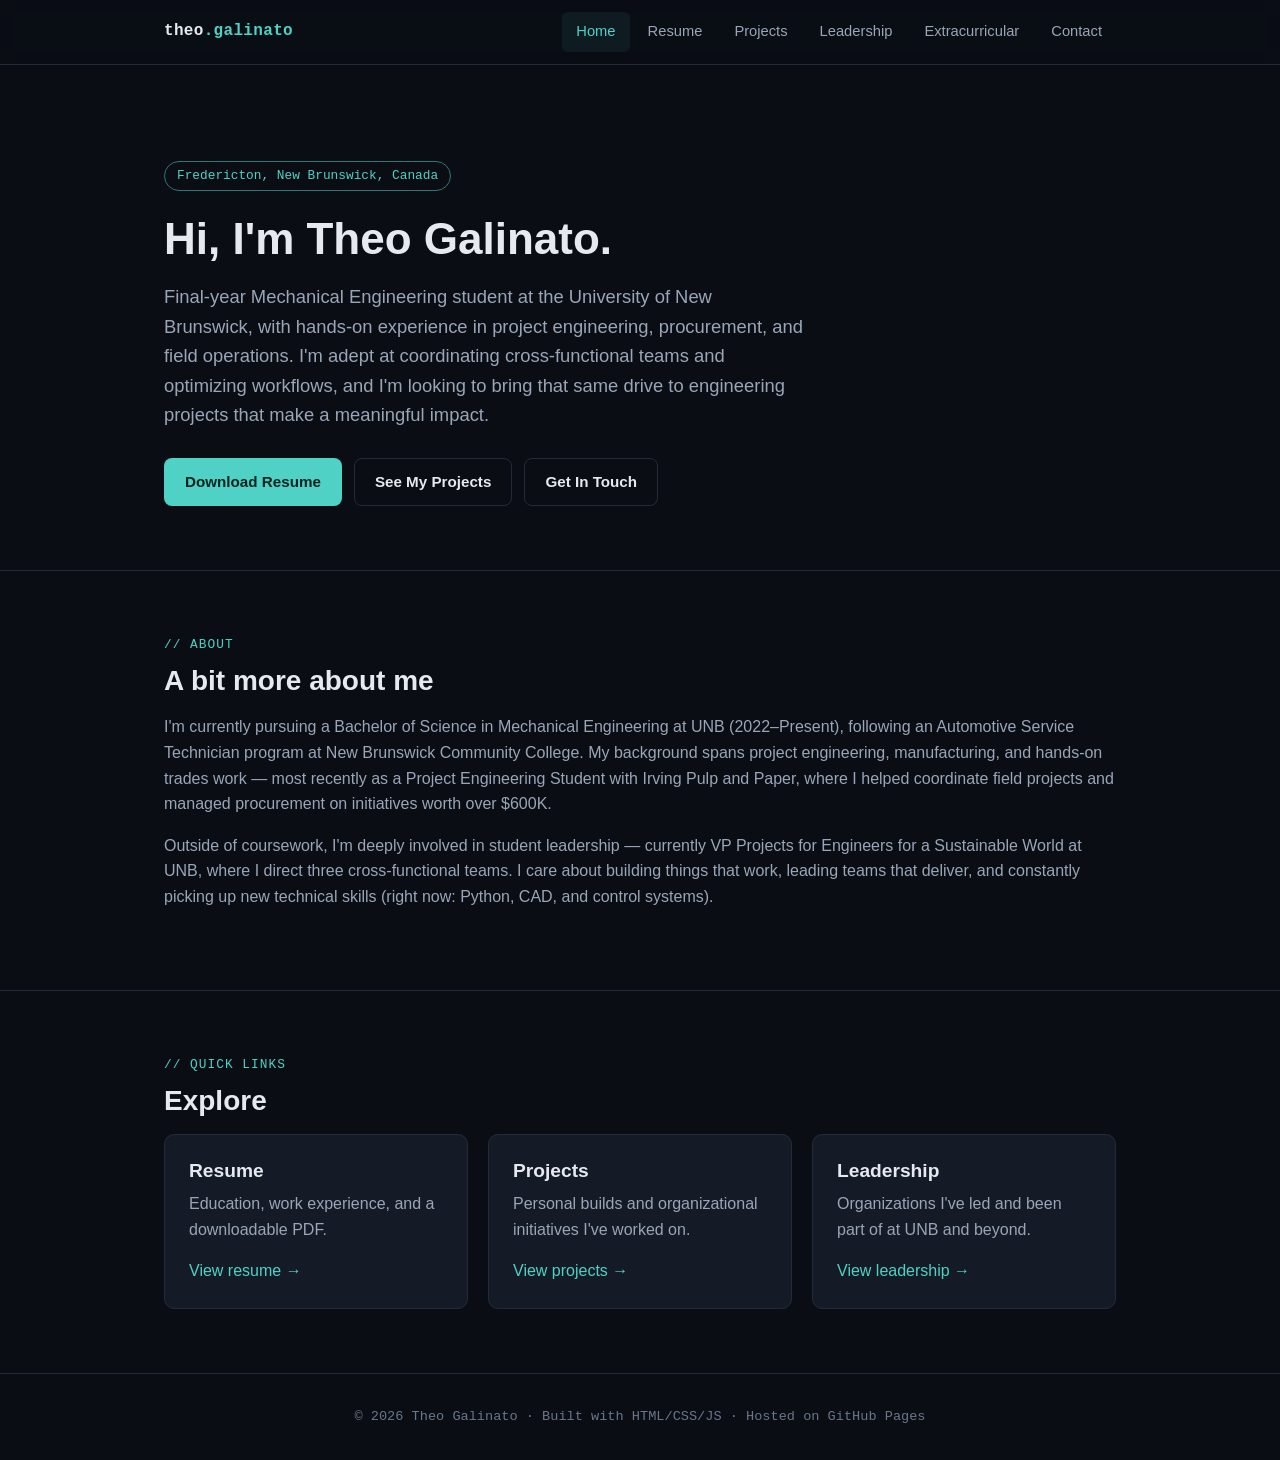
<file: index.html>
<!DOCTYPE html>
<html lang="en">
<head>
  <meta charset="UTF-8">
  <meta name="viewport" content="width=device-width, initial-scale=1.0">
  <title>Theo Galinato — Mechanical Engineering Student</title>
  <meta name="description" content="Portfolio of Theo Galinato, Mechanical Engineering student at UNB — projects, resume, and leadership experience.">
  <link rel="stylesheet" href="css/style.css">
</head>
<body>

  <header class="site-header">
    <nav class="nav">
      <a href="index.html" class="nav-logo">theo<span>.galinato</span></a>
      <button class="nav-toggle" aria-label="Toggle navigation">☰</button>
      <ul class="nav-links">
        <li><a href="index.html">Home</a></li>
        <li><a href="resume.html">Resume</a></li>
        <li><a href="projects.html">Projects</a></li>
        <li><a href="leadership.html">Leadership</a></li>
        <li><a href="outside.html">Extracurricular</a></li>
        <li><a href="contact.html">Contact</a></li>
      </ul>
    </nav>
  </header>

  <main>
    <section class="hero">
      <div class="container">
        <span class="hero-tag">Fredericton, New Brunswick, Canada</span>
        <h1>Hi, I'm Theo Galinato.</h1>
        <p class="lead">
          Final-year Mechanical Engineering student at the University of New Brunswick, with hands-on
          experience in project engineering, procurement, and field operations. I'm adept at coordinating
          cross-functional teams and optimizing workflows, and I'm looking to bring that same drive to
          engineering projects that make a meaningful impact.
        </p>
        <div class="button-row">
          <a href="assets/Resume_Galinato_Theo.pdf" class="btn btn-primary" target="_blank" rel="noopener">Download Resume</a>
          <a href="projects.html" class="btn btn-outline">See My Projects</a>
          <a href="contact.html" class="btn btn-outline">Get In Touch</a>
        </div>
      </div>
    </section>

    <section>
      <div class="container">
        <div class="section-label">// about</div>
        <h2>A bit more about me</h2>
        <p>
          I'm currently pursuing a Bachelor of Science in Mechanical Engineering at UNB (2022–Present),
          following an Automotive Service Technician program at New Brunswick Community College. My
          background spans project engineering, manufacturing, and hands-on trades work — most recently
          as a Project Engineering Student with Irving Pulp and Paper, where I helped coordinate field
          projects and managed procurement on initiatives worth over $600K.
        </p>
        <p>
          Outside of coursework, I'm deeply involved in student leadership — currently VP Projects for
          Engineers for a Sustainable World at UNB, where I direct three cross-functional teams. I care
          about building things that work, leading teams that deliver, and constantly picking up new
          technical skills (right now: Python, CAD, and control systems).
        </p>
      </div>
    </section>

    <section>
      <div class="container">
        <div class="section-label">// quick links</div>
        <h2>Explore</h2>
        <div class="grid grid-3">
          <div class="card">
            <h3>Resume</h3>
            <p>Education, work experience, and a downloadable PDF.</p>
            <a href="resume.html">View resume →</a>
          </div>
          <div class="card">
            <h3>Projects</h3>
            <p>Personal builds and organizational initiatives I've worked on.</p>
            <a href="projects.html">View projects →</a>
          </div>
          <div class="card">
            <h3>Leadership</h3>
            <p>Organizations I've led and been part of at UNB and beyond.</p>
            <a href="leadership.html">View leadership →</a>
          </div>
        </div>
      </div>
    </section>
  </main>

  <footer class="site-footer">
    <div class="container">
      © 2026 Theo Galinato · Built with HTML/CSS/JS · Hosted on GitHub Pages
    </div>
  </footer>

  <script src="js/script.js"></script>
</body>
</html>
</file>
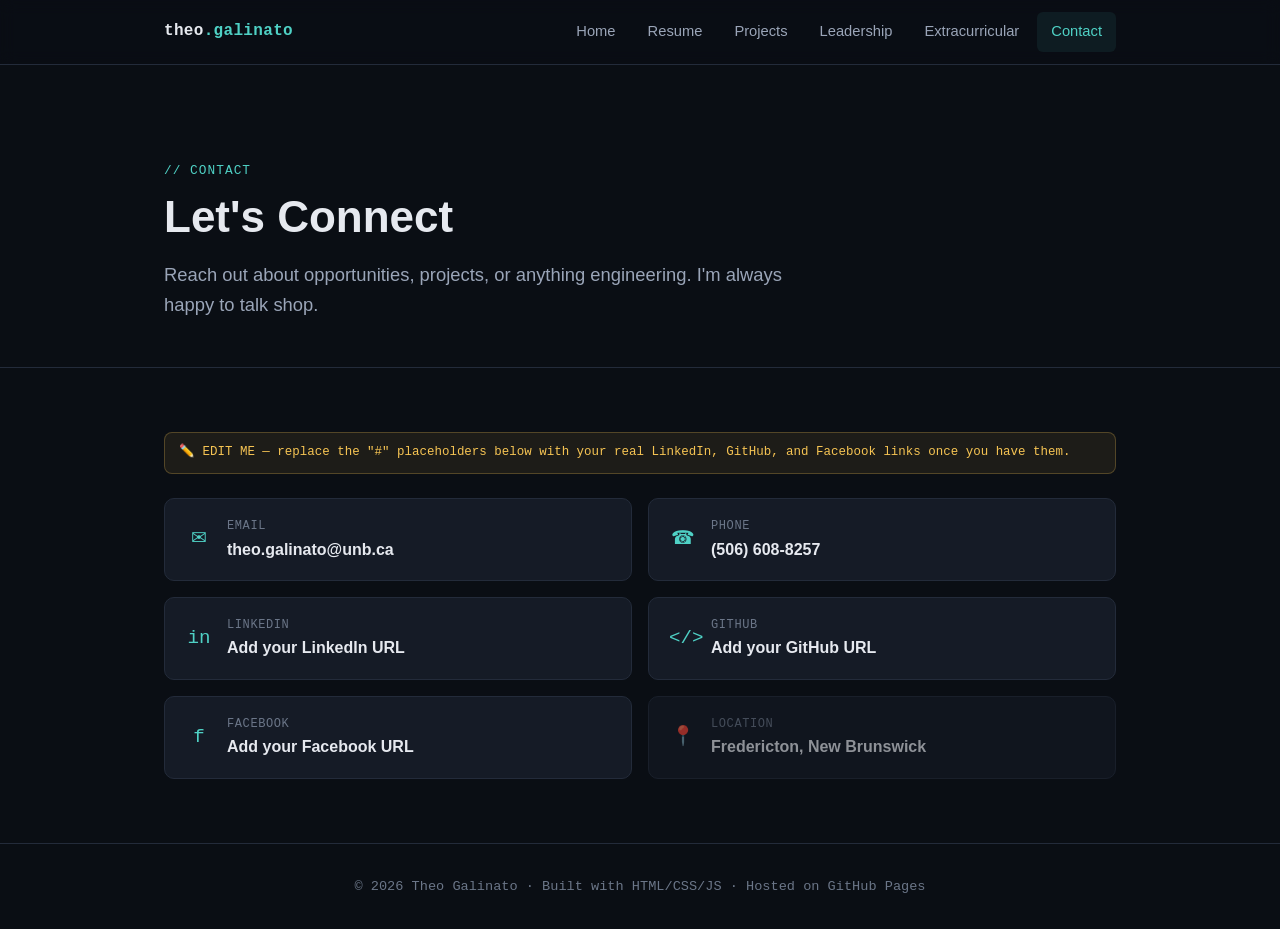
<file: contact.html>
<!DOCTYPE html>
<html lang="en">
<head>
  <meta charset="UTF-8">
  <meta name="viewport" content="width=device-width, initial-scale=1.0">
  <title>Contact — Theo Galinato</title>
  <link rel="stylesheet" href="css/style.css">
</head>
<body>

  <header class="site-header">
    <nav class="nav">
      <a href="index.html" class="nav-logo">theo<span>.galinato</span></a>
      <button class="nav-toggle" aria-label="Toggle navigation">☰</button>
      <ul class="nav-links">
        <li><a href="index.html">Home</a></li>
        <li><a href="resume.html">Resume</a></li>
        <li><a href="projects.html">Projects</a></li>
        <li><a href="leadership.html">Leadership</a></li>
        <li><a href="outside.html">Extracurricular</a></li>
        <li><a href="contact.html">Contact</a></li>
      </ul>
    </nav>
  </header>

  <main>
    <section class="hero" style="padding-bottom: 32px;">
      <div class="container">
        <div class="section-label">// contact</div>
        <h1>Let's Connect</h1>
        <p class="lead">
          Reach out about opportunities, projects, or anything engineering. I'm always happy to talk shop.
        </p>
      </div>
    </section>

    <section>
      <div class="container">
        <div class="edit-note">
          ✏️ EDIT ME — replace the "#" placeholders below with your real LinkedIn, GitHub, and
          Facebook links once you have them.
        </div>

        <div class="contact-grid">
          <a href="mailto:theo.galinato@unb.ca" class="contact-card">
            <span class="contact-icon">✉</span>
            <span>
              <div class="contact-meta">Email</div>
              <div class="contact-value">theo.galinato@unb.ca</div>
            </span>
          </a>

          <a href="tel:+15066088257" class="contact-card">
            <span class="contact-icon">☎</span>
            <span>
              <div class="contact-meta">Phone</div>
              <div class="contact-value">(506) 608-8257</div>
            </span>
          </a>

          <a href="#" class="contact-card" target="_blank" rel="noopener">
            <span class="contact-icon">in</span>
            <span>
              <div class="contact-meta">LinkedIn</div>
              <div class="contact-value">Add your LinkedIn URL</div>
            </span>
          </a>

          <a href="#" class="contact-card" target="_blank" rel="noopener">
            <span class="contact-icon">&lt;/&gt;</span>
            <span>
              <div class="contact-meta">GitHub</div>
              <div class="contact-value">Add your GitHub URL</div>
            </span>
          </a>

          <a href="#" class="contact-card" target="_blank" rel="noopener">
            <span class="contact-icon">f</span>
            <span>
              <div class="contact-meta">Facebook</div>
              <div class="contact-value">Add your Facebook URL</div>
            </span>
          </a>

          <span class="contact-card" style="opacity: 0.6;">
            <span class="contact-icon">📍</span>
            <span>
              <div class="contact-meta">Location</div>
              <div class="contact-value">Fredericton, New Brunswick</div>
            </span>
          </span>
        </div>
      </div>
    </section>
  </main>

  <footer class="site-footer">
    <div class="container">
      © 2026 Theo Galinato · Built with HTML/CSS/JS · Hosted on GitHub Pages
    </div>
  </footer>

  <script src="js/script.js"></script>
</body>
</html>
</file>
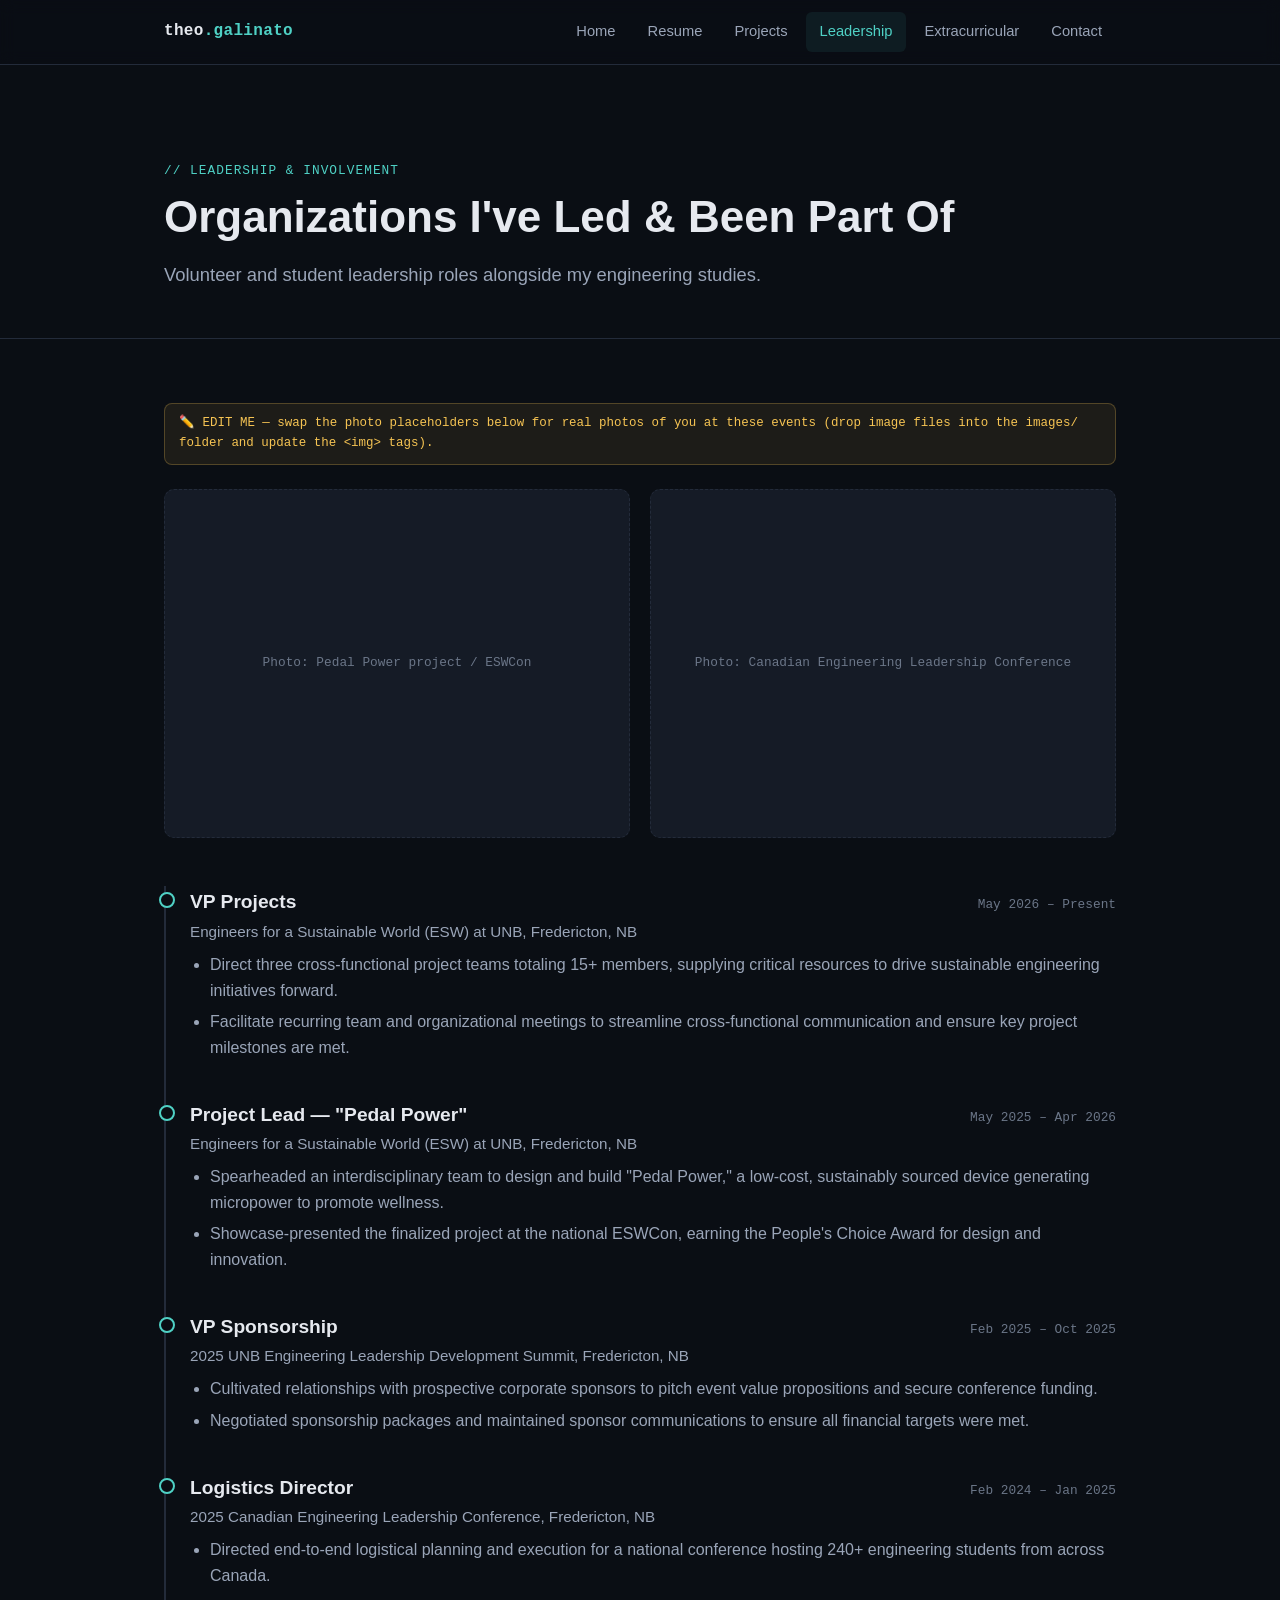
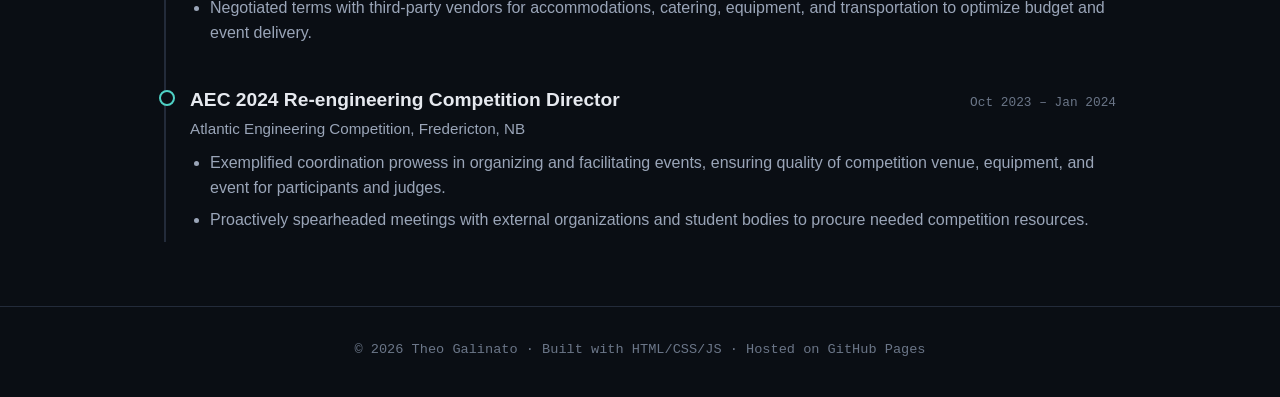
<file: leadership.html>
<!DOCTYPE html>
<html lang="en">
<head>
  <meta charset="UTF-8">
  <meta name="viewport" content="width=device-width, initial-scale=1.0">
  <title>Leadership — Theo Galinato</title>
  <link rel="stylesheet" href="css/style.css">
</head>
<body>

  <header class="site-header">
    <nav class="nav">
      <a href="index.html" class="nav-logo">theo<span>.galinato</span></a>
      <button class="nav-toggle" aria-label="Toggle navigation">☰</button>
      <ul class="nav-links">
        <li><a href="index.html">Home</a></li>
        <li><a href="resume.html">Resume</a></li>
        <li><a href="projects.html">Projects</a></li>
        <li><a href="leadership.html">Leadership</a></li>
        <li><a href="outside.html">Extracurricular</a></li>
        <li><a href="contact.html">Contact</a></li>
      </ul>
    </nav>
  </header>

  <main>
    <section class="hero" style="padding-bottom: 32px;">
      <div class="container">
        <div class="section-label">// leadership &amp; involvement</div>
        <h1>Organizations I've Led &amp; Been Part Of</h1>
        <p class="lead">
          Volunteer and student leadership roles alongside my engineering studies.
        </p>
      </div>
    </section>

    <section>
      <div class="container">
        <div class="edit-note">
          ✏️ EDIT ME — swap the photo placeholders below for real photos of you at these events (drop
          image files into the <code>images/</code> folder and update the <code>&lt;img&gt;</code> tags).
        </div>

        <div class="grid grid-2" style="margin-bottom: 48px;">
          <div class="photo-placeholder">Photo: Pedal Power project / ESWCon</div>
          <div class="photo-placeholder">Photo: Canadian Engineering Leadership Conference</div>
        </div>

        <div class="timeline-item">
          <div class="timeline-header">
            <h3>VP Projects</h3>
            <span class="timeline-date">May 2026 – Present</span>
          </div>
          <div class="timeline-org">Engineers for a Sustainable World (ESW) at UNB, Fredericton, NB</div>
          <ul>
            <li>Direct three cross-functional project teams totaling 15+ members, supplying critical resources to drive sustainable engineering initiatives forward.</li>
            <li>Facilitate recurring team and organizational meetings to streamline cross-functional communication and ensure key project milestones are met.</li>
          </ul>
        </div>

        <div class="timeline-item">
          <div class="timeline-header">
            <h3>Project Lead — "Pedal Power"</h3>
            <span class="timeline-date">May 2025 – Apr 2026</span>
          </div>
          <div class="timeline-org">Engineers for a Sustainable World (ESW) at UNB, Fredericton, NB</div>
          <ul>
            <li>Spearheaded an interdisciplinary team to design and build "Pedal Power," a low-cost, sustainably sourced device generating micropower to promote wellness.</li>
            <li>Showcase-presented the finalized project at the national ESWCon, earning the People's Choice Award for design and innovation.</li>
          </ul>
        </div>

        <div class="timeline-item">
          <div class="timeline-header">
            <h3>VP Sponsorship</h3>
            <span class="timeline-date">Feb 2025 – Oct 2025</span>
          </div>
          <div class="timeline-org">2025 UNB Engineering Leadership Development Summit, Fredericton, NB</div>
          <ul>
            <li>Cultivated relationships with prospective corporate sponsors to pitch event value propositions and secure conference funding.</li>
            <li>Negotiated sponsorship packages and maintained sponsor communications to ensure all financial targets were met.</li>
          </ul>
        </div>

        <div class="timeline-item">
          <div class="timeline-header">
            <h3>Logistics Director</h3>
            <span class="timeline-date">Feb 2024 – Jan 2025</span>
          </div>
          <div class="timeline-org">2025 Canadian Engineering Leadership Conference, Fredericton, NB</div>
          <ul>
            <li>Directed end-to-end logistical planning and execution for a national conference hosting 240+ engineering students from across Canada.</li>
            <li>Negotiated terms with third-party vendors for accommodations, catering, equipment, and transportation to optimize budget and event delivery.</li>
          </ul>
        </div>

        <div class="timeline-item">
          <div class="timeline-header">
            <h3>AEC 2024 Re-engineering Competition Director</h3>
            <span class="timeline-date">Oct 2023 – Jan 2024</span>
          </div>
          <div class="timeline-org">Atlantic Engineering Competition, Fredericton, NB</div>
          <ul>
            <li>Exemplified coordination prowess in organizing and facilitating events, ensuring quality of competition venue, equipment, and event for participants and judges.</li>
            <li>Proactively spearheaded meetings with external organizations and student bodies to procure needed competition resources.</li>
          </ul>
        </div>
      </div>
    </section>
  </main>

  <footer class="site-footer">
    <div class="container">
      © 2026 Theo Galinato · Built with HTML/CSS/JS · Hosted on GitHub Pages
    </div>
  </footer>

  <script src="js/script.js"></script>
</body>
</html>
</file>
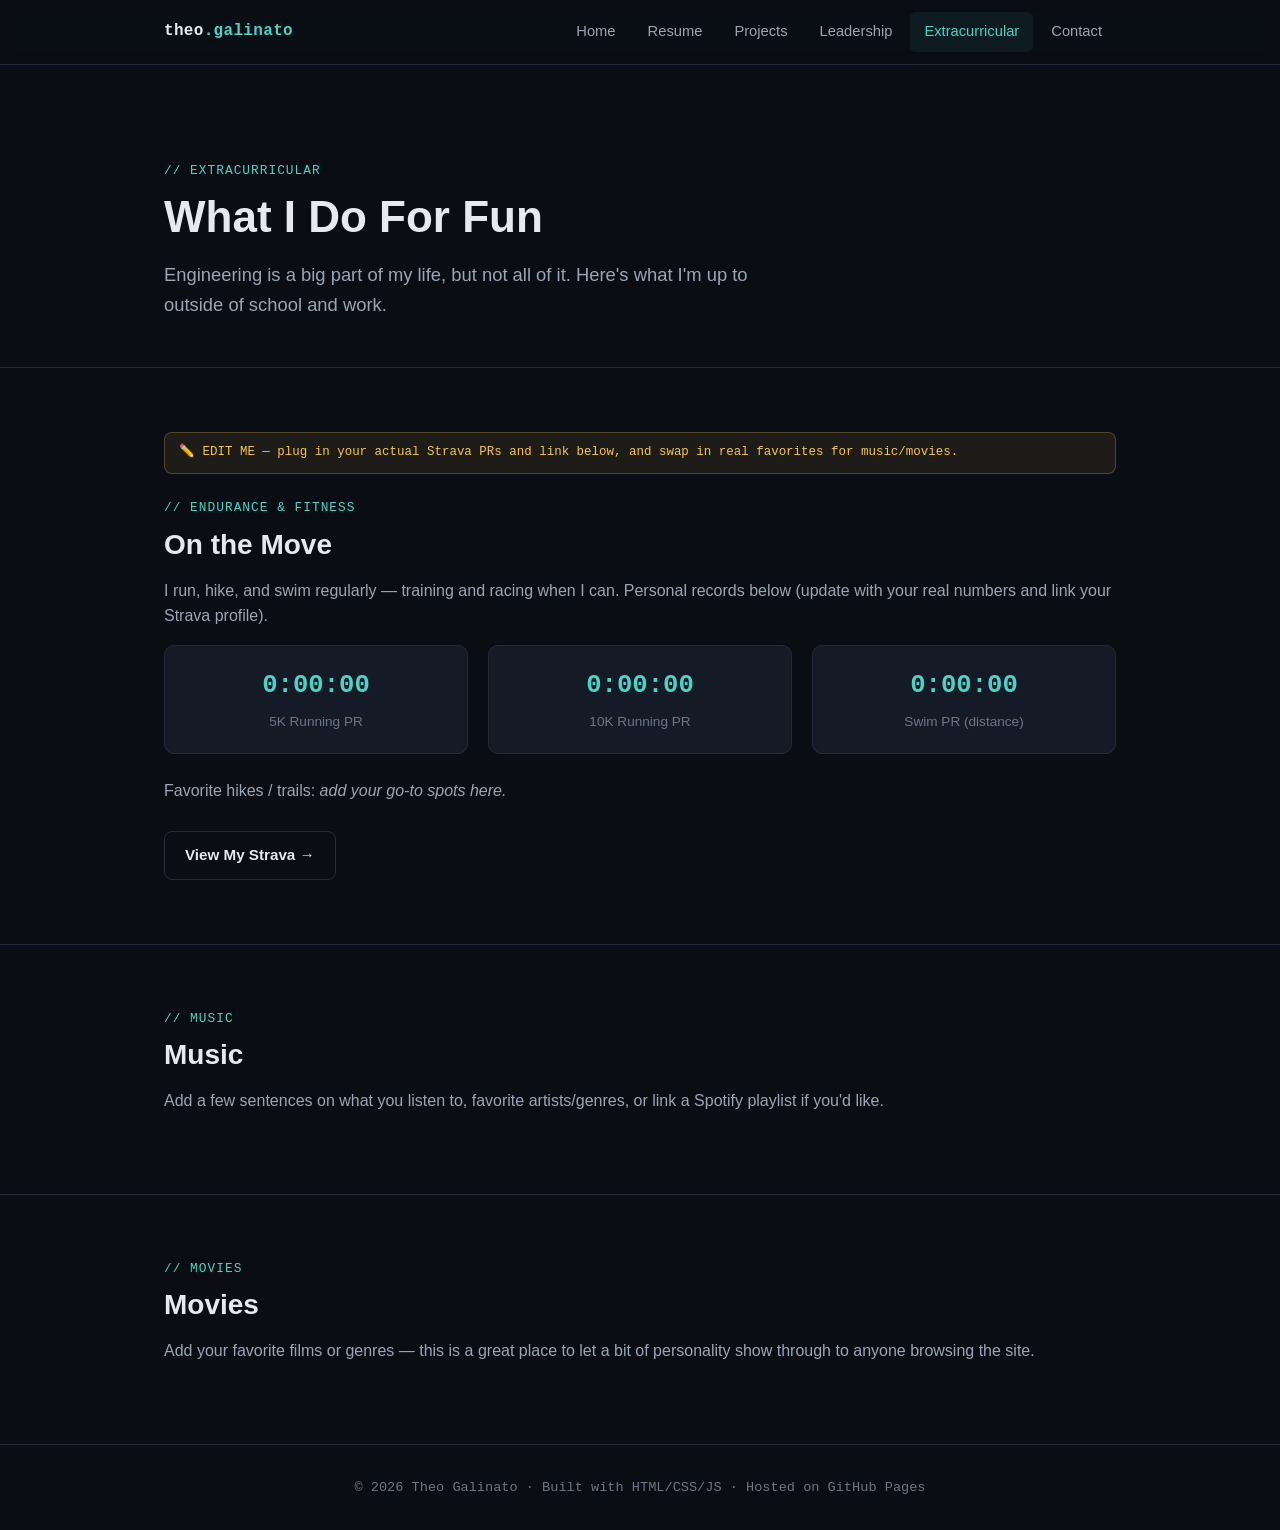
<file: outside.html>
<!DOCTYPE html>
<html lang="en">
<head>
  <meta charset="UTF-8">
  <meta name="viewport" content="width=device-width, initial-scale=1.0">
  <title>Extracurricular — Theo Galinato</title>
  <link rel="stylesheet" href="css/style.css">
</head>
<body>

  <header class="site-header">
    <nav class="nav">
      <a href="index.html" class="nav-logo">theo<span>.galinato</span></a>
      <button class="nav-toggle" aria-label="Toggle navigation">☰</button>
      <ul class="nav-links">
        <li><a href="index.html">Home</a></li>
        <li><a href="resume.html">Resume</a></li>
        <li><a href="projects.html">Projects</a></li>
        <li><a href="leadership.html">Leadership</a></li>
        <li><a href="outside.html">Extracurricular</a></li>
        <li><a href="contact.html">Contact</a></li>
      </ul>
    </nav>
  </header>

  <main>
    <section class="hero" style="padding-bottom: 32px;">
      <div class="container">
        <div class="section-label">// extracurricular</div>
        <h1>What I Do For Fun</h1>
        <p class="lead">
          Engineering is a big part of my life, but not all of it. Here's what I'm up to outside
          of school and work.
        </p>
      </div>
    </section>

    <section>
      <div class="container">
        <div class="edit-note">
          ✏️ EDIT ME — plug in your actual Strava PRs and link below, and swap in real favorites
          for music/movies.
        </div>

        <div class="section-label">// endurance &amp; fitness</div>
        <h2>On the Move</h2>
        <p>
          I run, hike, and swim regularly — training and racing when I can. Personal records below
          (update with your real numbers and link your Strava profile).
        </p>
        <div class="grid grid-3" style="margin-bottom: 24px;">
          <div class="stat-tile">
            <div class="stat-value">0:00:00</div>
            <div class="stat-label">5K Running PR</div>
          </div>
          <div class="stat-tile">
            <div class="stat-value">0:00:00</div>
            <div class="stat-label">10K Running PR</div>
          </div>
          <div class="stat-tile">
            <div class="stat-value">0:00:00</div>
            <div class="stat-label">Swim PR (distance)</div>
          </div>
        </div>
        <p>
          Favorite hikes / trails: <em>add your go-to spots here.</em>
        </p>
        <div class="button-row">
          <a href="#" class="btn btn-outline" target="_blank" rel="noopener">View My Strava →</a>
        </div>
      </div>
    </section>

    <section>
      <div class="container">
        <div class="section-label">// music</div>
        <h2>Music</h2>
        <p>
          Add a few sentences on what you listen to, favorite artists/genres, or link a Spotify
          playlist if you'd like.
        </p>
      </div>
    </section>

    <section>
      <div class="container">
        <div class="section-label">// movies</div>
        <h2>Movies</h2>
        <p>
          Add your favorite films or genres — this is a great place to let a bit of personality
          show through to anyone browsing the site.
        </p>
      </div>
    </section>
  </main>

  <footer class="site-footer">
    <div class="container">
      © 2026 Theo Galinato · Built with HTML/CSS/JS · Hosted on GitHub Pages
    </div>
  </footer>

  <script src="js/script.js"></script>
</body>
</html>
</file>
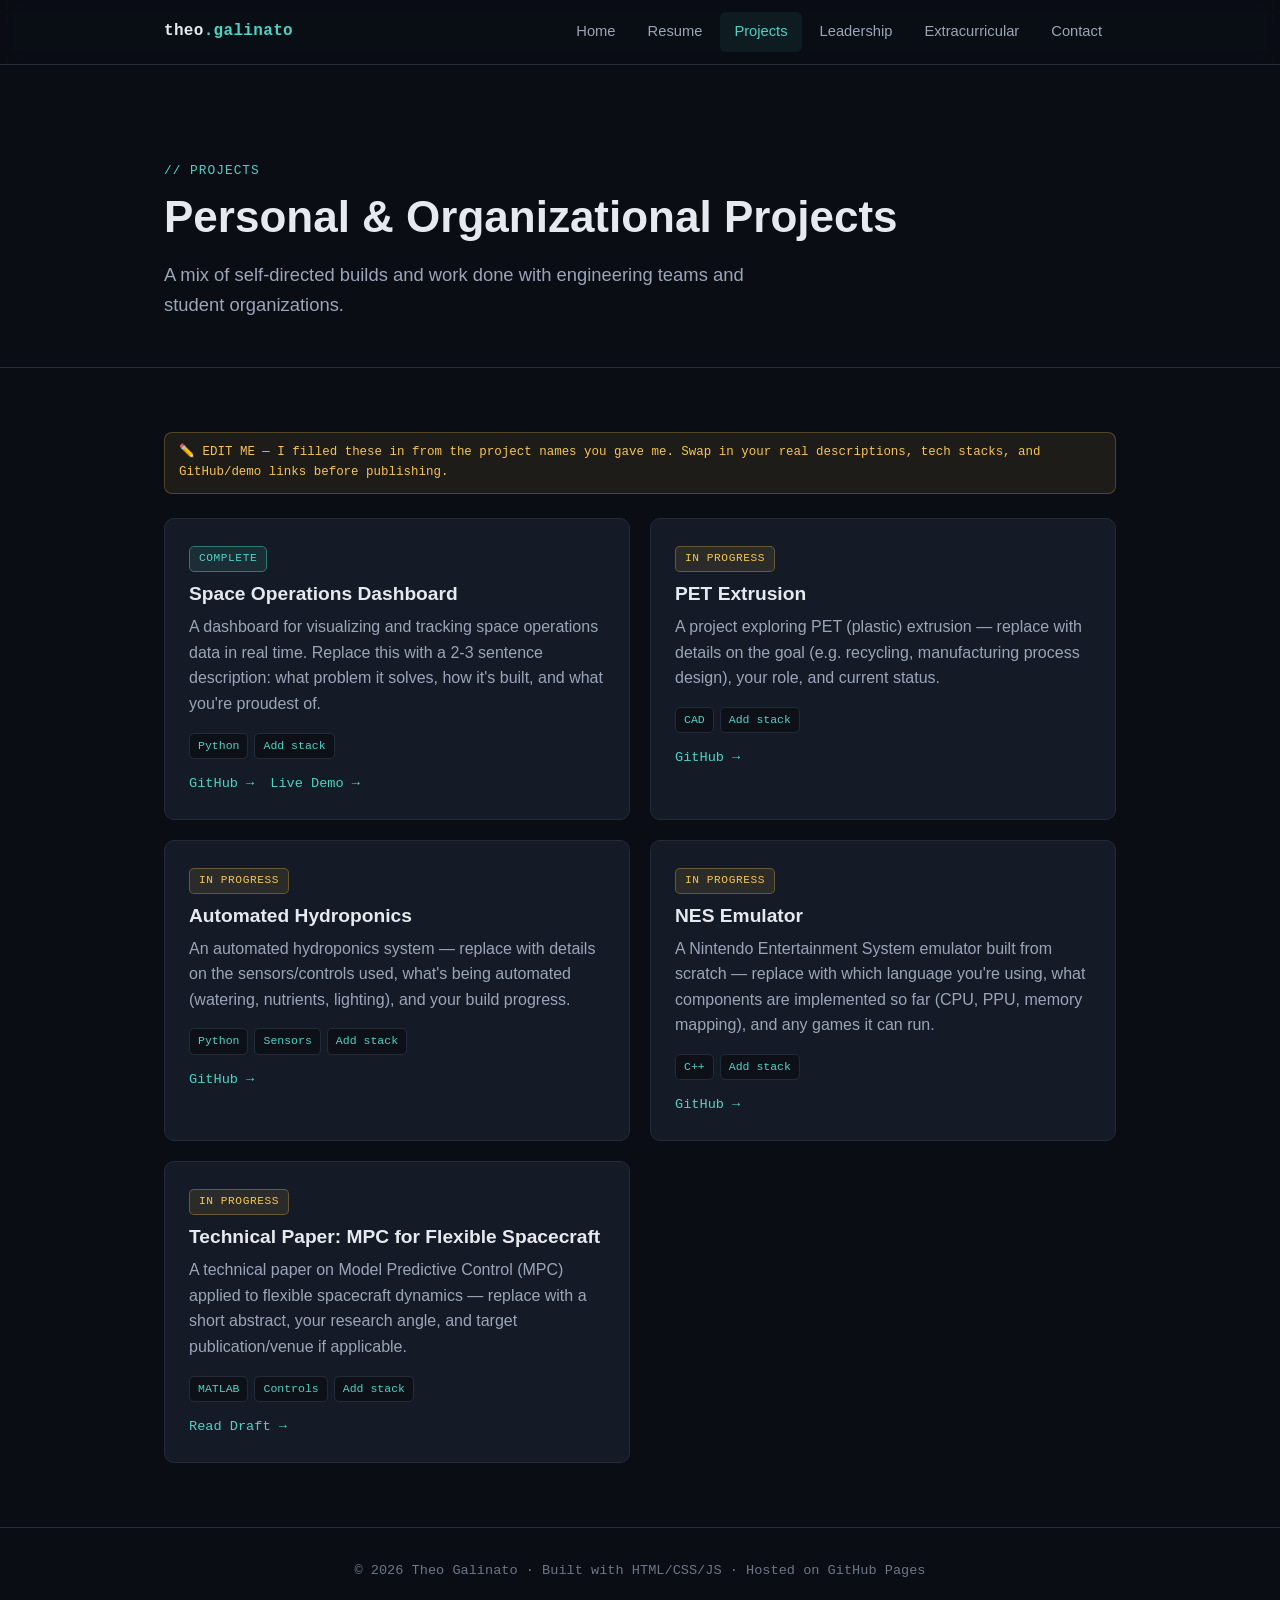
<file: projects.html>
<!DOCTYPE html>
<html lang="en">
<head>
  <meta charset="UTF-8">
  <meta name="viewport" content="width=device-width, initial-scale=1.0">
  <title>Projects — Theo Galinato</title>
  <link rel="stylesheet" href="css/style.css">
</head>
<body>

  <header class="site-header">
    <nav class="nav">
      <a href="index.html" class="nav-logo">theo<span>.galinato</span></a>
      <button class="nav-toggle" aria-label="Toggle navigation">☰</button>
      <ul class="nav-links">
        <li><a href="index.html">Home</a></li>
        <li><a href="resume.html">Resume</a></li>
        <li><a href="projects.html">Projects</a></li>
        <li><a href="leadership.html">Leadership</a></li>
        <li><a href="outside.html">Extracurricular</a></li>
        <li><a href="contact.html">Contact</a></li>
      </ul>
    </nav>
  </header>

  <main>
    <section class="hero" style="padding-bottom: 32px;">
      <div class="container">
        <div class="section-label">// projects</div>
        <h1>Personal &amp; Organizational Projects</h1>
        <p class="lead">
          A mix of self-directed builds and work done with engineering teams and student organizations.
        </p>
      </div>
    </section>

    <section>
      <div class="container">
        <div class="edit-note">
          ✏️ EDIT ME — I filled these in from the project names you gave me. Swap in your real
          descriptions, tech stacks, and GitHub/demo links before publishing.
        </div>

        <div class="grid grid-2">

          <div class="card">
            <span class="status-badge status-complete">Complete</span>
            <h3>Space Operations Dashboard</h3>
            <p>
              A dashboard for visualizing and tracking space operations data in real time.
              Replace this with a 2-3 sentence description: what problem it solves, how it's built,
              and what you're proudest of.
            </p>
            <div class="tag-row">
              <span class="tag">Python</span>
              <span class="tag">Add stack</span>
            </div>
            <div class="card-links">
              <a href="#" target="_blank" rel="noopener">GitHub →</a>
              <a href="#" target="_blank" rel="noopener">Live Demo →</a>
            </div>
          </div>

          <div class="card">
            <span class="status-badge status-inprogress">In Progress</span>
            <h3>PET Extrusion</h3>
            <p>
              A project exploring PET (plastic) extrusion — replace with details on the goal
              (e.g. recycling, manufacturing process design), your role, and current status.
            </p>
            <div class="tag-row">
              <span class="tag">CAD</span>
              <span class="tag">Add stack</span>
            </div>
            <div class="card-links">
              <a href="#" target="_blank" rel="noopener">GitHub →</a>
            </div>
          </div>

          <div class="card">
            <span class="status-badge status-inprogress">In Progress</span>
            <h3>Automated Hydroponics</h3>
            <p>
              An automated hydroponics system — replace with details on the sensors/controls used,
              what's being automated (watering, nutrients, lighting), and your build progress.
            </p>
            <div class="tag-row">
              <span class="tag">Python</span>
              <span class="tag">Sensors</span>
              <span class="tag">Add stack</span>
            </div>
            <div class="card-links">
              <a href="#" target="_blank" rel="noopener">GitHub →</a>
            </div>
          </div>

          <div class="card">
            <span class="status-badge status-inprogress">In Progress</span>
            <h3>NES Emulator</h3>
            <p>
              A Nintendo Entertainment System emulator built from scratch — replace with which
              language you're using, what components are implemented so far (CPU, PPU, memory
              mapping), and any games it can run.
            </p>
            <div class="tag-row">
              <span class="tag">C++</span>
              <span class="tag">Add stack</span>
            </div>
            <div class="card-links">
              <a href="#" target="_blank" rel="noopener">GitHub →</a>
            </div>
          </div>

          <div class="card">
            <span class="status-badge status-inprogress">In Progress</span>
            <h3>Technical Paper: MPC for Flexible Spacecraft</h3>
            <p>
              A technical paper on Model Predictive Control (MPC) applied to flexible spacecraft
              dynamics — replace with a short abstract, your research angle, and target
              publication/venue if applicable.
            </p>
            <div class="tag-row">
              <span class="tag">MATLAB</span>
              <span class="tag">Controls</span>
              <span class="tag">Add stack</span>
            </div>
            <div class="card-links">
              <a href="#" target="_blank" rel="noopener">Read Draft →</a>
            </div>
          </div>

        </div>
      </div>
    </section>
  </main>

  <footer class="site-footer">
    <div class="container">
      © 2026 Theo Galinato · Built with HTML/CSS/JS · Hosted on GitHub Pages
    </div>
  </footer>

  <script src="js/script.js"></script>
</body>
</html>
</file>
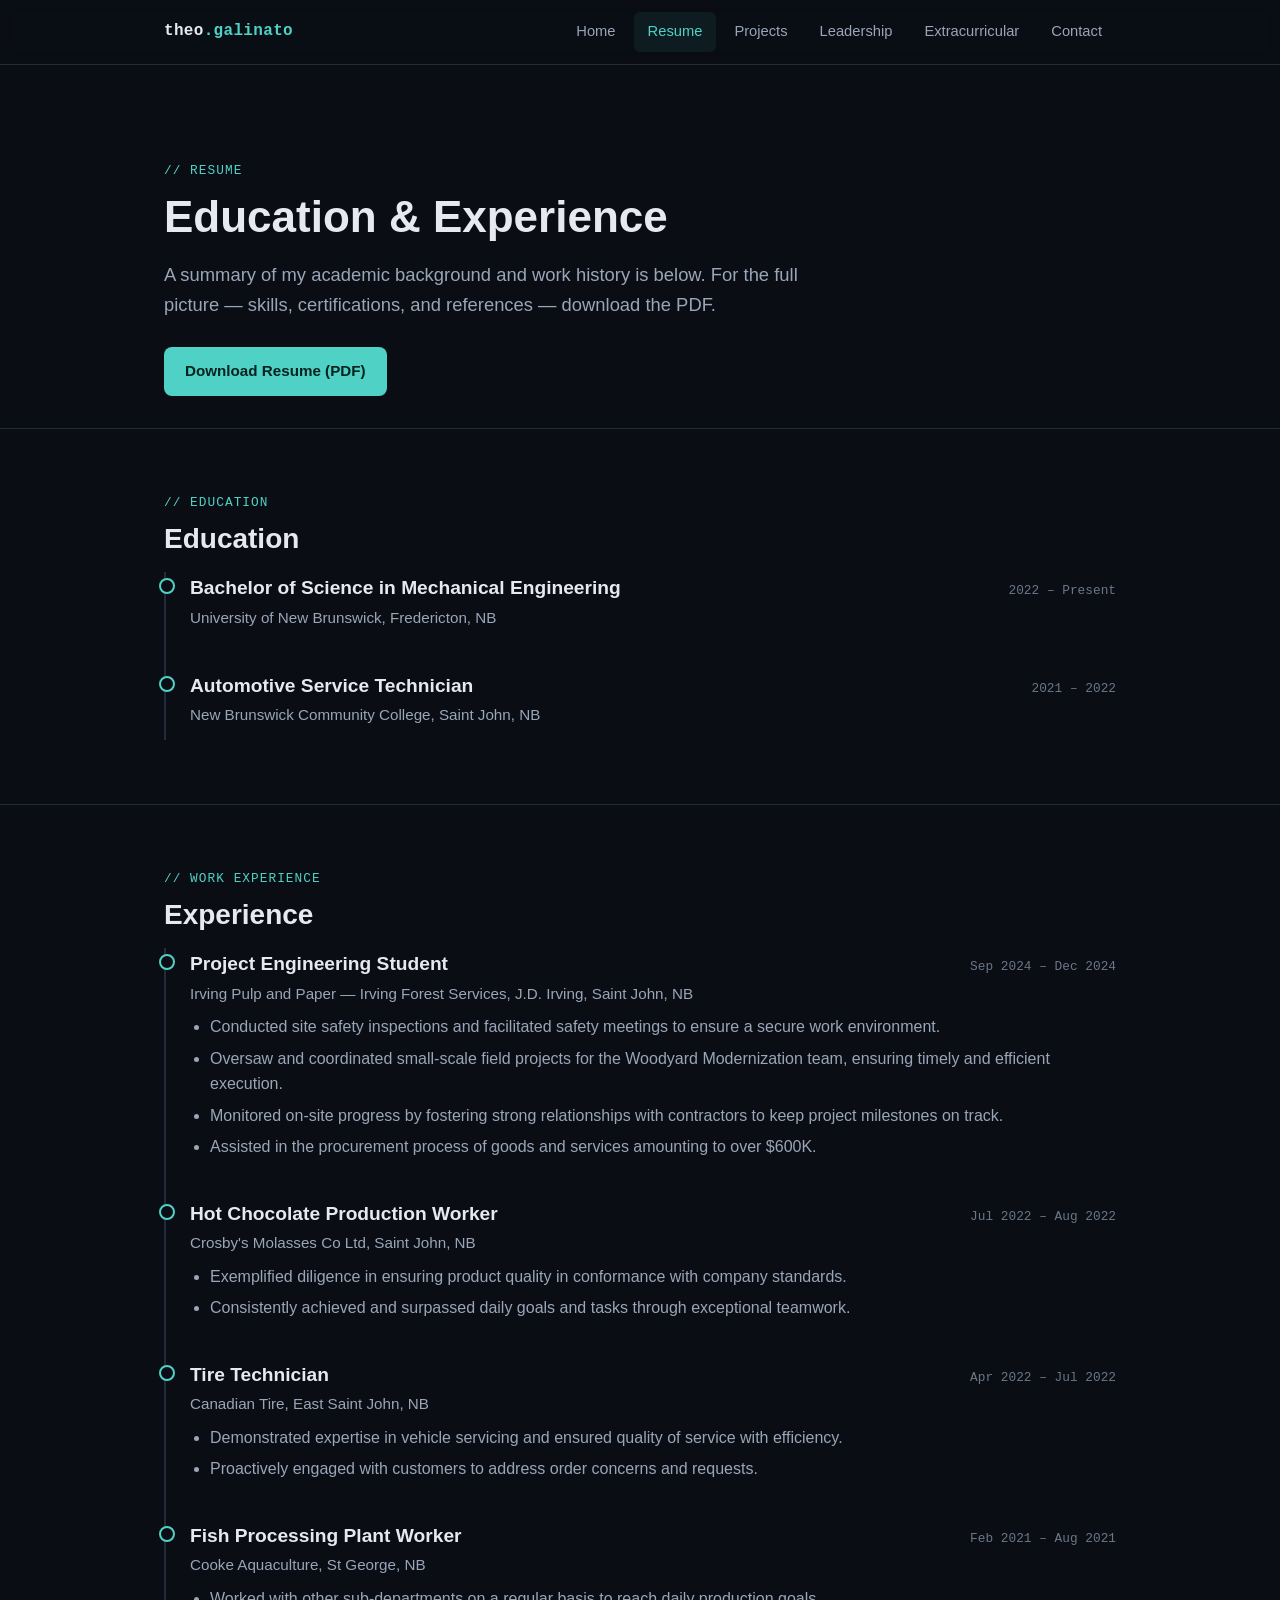
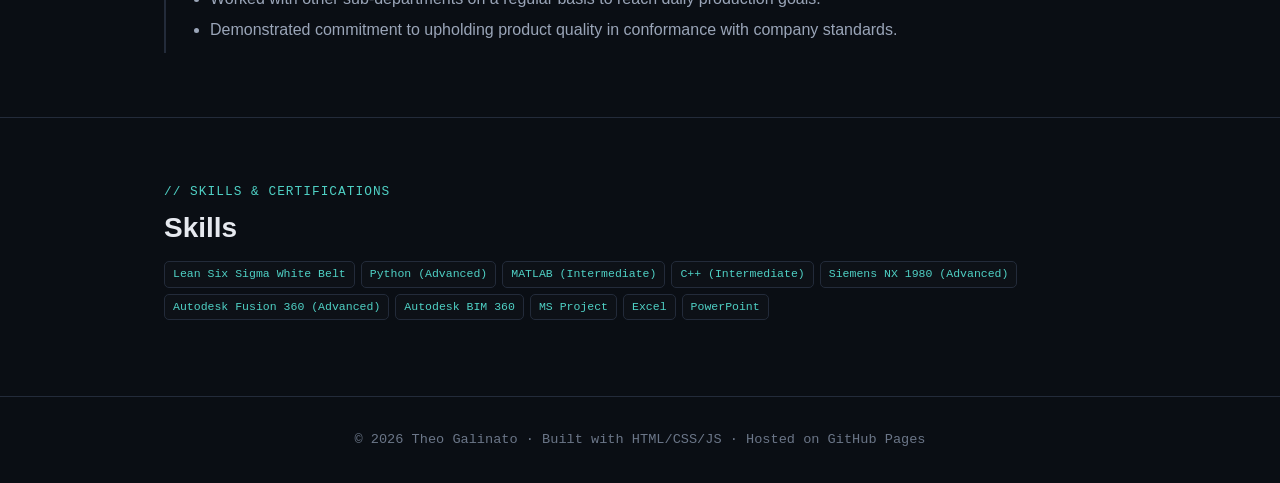
<file: resume.html>
<!DOCTYPE html>
<html lang="en">
<head>
  <meta charset="UTF-8">
  <meta name="viewport" content="width=device-width, initial-scale=1.0">
  <title>Resume — Theo Galinato</title>
  <link rel="stylesheet" href="css/style.css">
</head>
<body>

  <header class="site-header">
    <nav class="nav">
      <a href="index.html" class="nav-logo">theo<span>.galinato</span></a>
      <button class="nav-toggle" aria-label="Toggle navigation">☰</button>
      <ul class="nav-links">
        <li><a href="index.html">Home</a></li>
        <li><a href="resume.html">Resume</a></li>
        <li><a href="projects.html">Projects</a></li>
        <li><a href="leadership.html">Leadership</a></li>
        <li><a href="outside.html">Extracurricular</a></li>
        <li><a href="contact.html">Contact</a></li>
      </ul>
    </nav>
  </header>

  <main>
    <section class="hero" style="padding-bottom: 32px;">
      <div class="container">
        <div class="section-label">// resume</div>
        <h1>Education &amp; Experience</h1>
        <p class="lead">
          A summary of my academic background and work history is below. For the full picture — skills,
          certifications, and references — download the PDF.
        </p>
        <div class="button-row">
          <a href="assets/Resume_Galinato_Theo.pdf" class="btn btn-primary" target="_blank" rel="noopener">Download Resume (PDF)</a>
        </div>
      </div>
    </section>

    <section>
      <div class="container">
        <div class="section-label">// education</div>
        <h2>Education</h2>

        <div class="timeline-item">
          <div class="timeline-header">
            <h3>Bachelor of Science in Mechanical Engineering</h3>
            <span class="timeline-date">2022 – Present</span>
          </div>
          <div class="timeline-org">University of New Brunswick, Fredericton, NB</div>
        </div>

        <div class="timeline-item">
          <div class="timeline-header">
            <h3>Automotive Service Technician</h3>
            <span class="timeline-date">2021 – 2022</span>
          </div>
          <div class="timeline-org">New Brunswick Community College, Saint John, NB</div>
        </div>
      </div>
    </section>

    <section>
      <div class="container">
        <div class="section-label">// work experience</div>
        <h2>Experience</h2>

        <div class="timeline-item">
          <div class="timeline-header">
            <h3>Project Engineering Student</h3>
            <span class="timeline-date">Sep 2024 – Dec 2024</span>
          </div>
          <div class="timeline-org">Irving Pulp and Paper — Irving Forest Services, J.D. Irving, Saint John, NB</div>
          <ul>
            <li>Conducted site safety inspections and facilitated safety meetings to ensure a secure work environment.</li>
            <li>Oversaw and coordinated small-scale field projects for the Woodyard Modernization team, ensuring timely and efficient execution.</li>
            <li>Monitored on-site progress by fostering strong relationships with contractors to keep project milestones on track.</li>
            <li>Assisted in the procurement process of goods and services amounting to over $600K.</li>
          </ul>
        </div>

        <div class="timeline-item">
          <div class="timeline-header">
            <h3>Hot Chocolate Production Worker</h3>
            <span class="timeline-date">Jul 2022 – Aug 2022</span>
          </div>
          <div class="timeline-org">Crosby's Molasses Co Ltd, Saint John, NB</div>
          <ul>
            <li>Exemplified diligence in ensuring product quality in conformance with company standards.</li>
            <li>Consistently achieved and surpassed daily goals and tasks through exceptional teamwork.</li>
          </ul>
        </div>

        <div class="timeline-item">
          <div class="timeline-header">
            <h3>Tire Technician</h3>
            <span class="timeline-date">Apr 2022 – Jul 2022</span>
          </div>
          <div class="timeline-org">Canadian Tire, East Saint John, NB</div>
          <ul>
            <li>Demonstrated expertise in vehicle servicing and ensured quality of service with efficiency.</li>
            <li>Proactively engaged with customers to address order concerns and requests.</li>
          </ul>
        </div>

        <div class="timeline-item">
          <div class="timeline-header">
            <h3>Fish Processing Plant Worker</h3>
            <span class="timeline-date">Feb 2021 – Aug 2021</span>
          </div>
          <div class="timeline-org">Cooke Aquaculture, St George, NB</div>
          <ul>
            <li>Worked with other sub-departments on a regular basis to reach daily production goals.</li>
            <li>Demonstrated commitment to upholding product quality in conformance with company standards.</li>
          </ul>
        </div>
      </div>
    </section>

    <section>
      <div class="container">
        <div class="section-label">// skills &amp; certifications</div>
        <h2>Skills</h2>
        <div class="tag-row">
          <span class="tag">Lean Six Sigma White Belt</span>
          <span class="tag">Python (Advanced)</span>
          <span class="tag">MATLAB (Intermediate)</span>
          <span class="tag">C++ (Intermediate)</span>
          <span class="tag">Siemens NX 1980 (Advanced)</span>
          <span class="tag">Autodesk Fusion 360 (Advanced)</span>
          <span class="tag">Autodesk BIM 360</span>
          <span class="tag">MS Project</span>
          <span class="tag">Excel</span>
          <span class="tag">PowerPoint</span>
        </div>
      </div>
    </section>
  </main>

  <footer class="site-footer">
    <div class="container">
      © 2026 Theo Galinato · Built with HTML/CSS/JS · Hosted on GitHub Pages
    </div>
  </footer>

  <script src="js/script.js"></script>
</body>
</html>
</file>
<file: css/style.css>
/* =========================================================
   Theo Galinato — Portfolio Site
   Dark mode / tech aesthetic
   ========================================================= */

:root {
  --bg: #0a0e14;
  --bg-alt: #10151f;
  --surface: #151b26;
  --surface-hover: #1c2432;
  --border: #232b3a;
  --text: #e6e9ef;
  --text-muted: #9aa5b8;
  --text-dim: #6b7688;
  --accent: #4fd1c5;
  --accent-bright: #6ee7db;
  --accent-dim: #2c7a72;
  --code-bg: #0d1117;
  --radius: 10px;
  --max-width: 1000px;
  --font-mono: 'SFMono-Regular', Consolas, 'Liberation Mono', Menlo, monospace;
  --font-sans: -apple-system, BlinkMacSystemFont, 'Segoe UI', Roboto, Helvetica, Arial, sans-serif;
}

* {
  box-sizing: border-box;
}

html {
  scroll-behavior: smooth;
}

body {
  margin: 0;
  background: var(--bg);
  color: var(--text);
  font-family: var(--font-sans);
  line-height: 1.6;
  -webkit-font-smoothing: antialiased;
}

a {
  color: var(--accent);
  text-decoration: none;
}

a:hover {
  color: var(--accent-bright);
  text-decoration: underline;
}

img {
  max-width: 100%;
  display: block;
}

::selection {
  background: var(--accent-dim);
  color: #fff;
}

/* ---------- Layout helpers ---------- */

.container {
  max-width: var(--max-width);
  margin: 0 auto;
  padding: 0 24px;
}

section {
  padding: 64px 0;
}

section + section {
  border-top: 1px solid var(--border);
}

.section-label {
  font-family: var(--font-mono);
  font-size: 0.8rem;
  color: var(--accent);
  letter-spacing: 0.08em;
  text-transform: uppercase;
  margin-bottom: 8px;
}

h1, h2, h3, h4 {
  font-weight: 700;
  line-height: 1.25;
  margin: 0 0 16px;
}

h1 { font-size: clamp(2rem, 5vw, 2.75rem); }
h2 { font-size: 1.75rem; }
h3 { font-size: 1.2rem; }

p {
  color: var(--text-muted);
  margin: 0 0 16px;
}

.eyebrow {
  font-family: var(--font-mono);
  color: var(--text-dim);
}

/* ---------- Nav ---------- */

.site-header {
  position: sticky;
  top: 0;
  z-index: 50;
  background: rgba(10, 14, 20, 0.85);
  backdrop-filter: blur(8px);
  border-bottom: 1px solid var(--border);
}

.nav {
  max-width: var(--max-width);
  margin: 0 auto;
  padding: 0 24px;
  display: flex;
  align-items: center;
  justify-content: space-between;
  height: 64px;
}

.nav-logo {
  font-family: var(--font-mono);
  font-weight: 700;
  color: var(--text);
  font-size: 1rem;
  letter-spacing: 0.02em;
}

.nav-logo span {
  color: var(--accent);
}

.nav-logo:hover {
  text-decoration: none;
  color: var(--text);
}

.nav-links {
  display: flex;
  gap: 4px;
  list-style: none;
  margin: 0;
  padding: 0;
}

.nav-links a {
  display: block;
  padding: 8px 14px;
  border-radius: 6px;
  color: var(--text-muted);
  font-size: 0.92rem;
  font-weight: 500;
}

.nav-links a:hover {
  color: var(--text);
  background: var(--surface-hover);
  text-decoration: none;
}

.nav-links a.active {
  color: var(--accent);
  background: rgba(79, 209, 197, 0.08);
}

.nav-toggle {
  display: none;
  background: none;
  border: 1px solid var(--border);
  border-radius: 6px;
  color: var(--text);
  padding: 8px 10px;
  cursor: pointer;
  font-size: 1rem;
}

/* ---------- Hero ---------- */

.hero {
  padding: 96px 0 64px;
}

.hero-tag {
  display: inline-block;
  font-family: var(--font-mono);
  font-size: 0.8rem;
  color: var(--accent);
  border: 1px solid var(--accent-dim);
  border-radius: 999px;
  padding: 4px 12px;
  margin-bottom: 20px;
}

.hero p.lead {
  font-size: 1.15rem;
  max-width: 640px;
}

.button-row {
  display: flex;
  gap: 12px;
  flex-wrap: wrap;
  margin-top: 28px;
}

.btn {
  display: inline-flex;
  align-items: center;
  gap: 8px;
  padding: 11px 20px;
  border-radius: 8px;
  font-weight: 600;
  font-size: 0.95rem;
  border: 1px solid transparent;
  cursor: pointer;
  transition: all 0.15s ease;
}

.btn:hover {
  text-decoration: none;
}

.btn-primary {
  background: var(--accent);
  color: #06231f;
}

.btn-primary:hover {
  background: var(--accent-bright);
  color: #06231f;
}

.btn-outline {
  background: transparent;
  border-color: var(--border);
  color: var(--text);
}

.btn-outline:hover {
  border-color: var(--accent);
  color: var(--accent);
  background: rgba(79, 209, 197, 0.06);
}

/* ---------- Cards / Grid ---------- */

.grid {
  display: grid;
  gap: 20px;
}

.grid-2 { grid-template-columns: repeat(2, 1fr); }
.grid-3 { grid-template-columns: repeat(3, 1fr); }

.card {
  background: var(--surface);
  border: 1px solid var(--border);
  border-radius: var(--radius);
  padding: 24px;
  transition: border-color 0.15s ease, transform 0.15s ease;
}

.card:hover {
  border-color: var(--accent-dim);
  transform: translateY(-2px);
}

.card h3 {
  color: var(--text);
  margin-bottom: 8px;
}

.tag-row {
  display: flex;
  flex-wrap: wrap;
  gap: 6px;
  margin: 12px 0;
}

.tag {
  font-family: var(--font-mono);
  font-size: 0.72rem;
  background: var(--code-bg);
  border: 1px solid var(--border);
  color: var(--accent);
  padding: 3px 8px;
  border-radius: 5px;
}

.status-badge {
  display: inline-block;
  font-family: var(--font-mono);
  font-size: 0.7rem;
  text-transform: uppercase;
  letter-spacing: 0.05em;
  padding: 3px 9px;
  border-radius: 5px;
  margin-bottom: 10px;
}

.status-inprogress {
  color: #f6c453;
  background: rgba(246, 196, 83, 0.1);
  border: 1px solid rgba(246, 196, 83, 0.3);
}

.status-complete {
  color: var(--accent);
  background: rgba(79, 209, 197, 0.1);
  border: 1px solid var(--accent-dim);
}

.card-links {
  display: flex;
  gap: 16px;
  margin-top: 14px;
  font-family: var(--font-mono);
  font-size: 0.85rem;
}

/* ---------- Timeline (resume / leadership) ---------- */

.timeline-item {
  border-left: 2px solid var(--border);
  padding: 4px 0 32px 24px;
  position: relative;
}

.timeline-item::before {
  content: '';
  position: absolute;
  left: -7px;
  top: 6px;
  width: 12px;
  height: 12px;
  border-radius: 50%;
  background: var(--bg);
  border: 2px solid var(--accent);
}

.timeline-item:last-child {
  padding-bottom: 4px;
}

.timeline-header {
  display: flex;
  justify-content: space-between;
  flex-wrap: wrap;
  gap: 8px;
  align-items: baseline;
  margin-bottom: 4px;
}

.timeline-header h3 {
  margin: 0;
  color: var(--text);
}

.timeline-org {
  color: var(--text-muted);
  font-size: 0.95rem;
  margin-bottom: 8px;
}

.timeline-date {
  font-family: var(--font-mono);
  font-size: 0.8rem;
  color: var(--text-dim);
  white-space: nowrap;
}

.timeline-item ul {
  margin: 8px 0 0;
  padding-left: 20px;
  color: var(--text-muted);
}

.timeline-item li {
  margin-bottom: 6px;
}

/* ---------- Photo grid (leadership) ---------- */

.photo-placeholder {
  aspect-ratio: 4 / 3;
  background: var(--surface);
  border: 1px dashed var(--border);
  border-radius: var(--radius);
  display: flex;
  align-items: center;
  justify-content: center;
  color: var(--text-dim);
  font-family: var(--font-mono);
  font-size: 0.8rem;
  text-align: center;
  padding: 12px;
}

/* ---------- Stat tiles (outside / fun) ---------- */

.stat-tile {
  background: var(--surface);
  border: 1px solid var(--border);
  border-radius: var(--radius);
  padding: 20px;
  text-align: center;
}

.stat-tile .stat-value {
  font-family: var(--font-mono);
  font-size: 1.6rem;
  color: var(--accent);
  font-weight: 700;
}

.stat-tile .stat-label {
  color: var(--text-dim);
  font-size: 0.85rem;
  margin-top: 4px;
}

/* ---------- Contact ---------- */

.contact-grid {
  display: grid;
  grid-template-columns: repeat(2, 1fr);
  gap: 16px;
}

.contact-card {
  display: flex;
  align-items: center;
  gap: 14px;
  background: var(--surface);
  border: 1px solid var(--border);
  border-radius: var(--radius);
  padding: 18px 20px;
}

.contact-icon {
  font-family: var(--font-mono);
  font-size: 1.2rem;
  color: var(--accent);
  width: 28px;
  text-align: center;
}

.contact-meta {
  font-size: 0.75rem;
  color: var(--text-dim);
  font-family: var(--font-mono);
  text-transform: uppercase;
  letter-spacing: 0.05em;
}

.contact-value {
  color: var(--text);
  font-weight: 600;
}

/* ---------- Footer ---------- */

.site-footer {
  border-top: 1px solid var(--border);
  padding: 32px 0;
  text-align: center;
  color: var(--text-dim);
  font-size: 0.85rem;
  font-family: var(--font-mono);
}

/* ---------- Placeholder note ---------- */

.edit-note {
  font-family: var(--font-mono);
  font-size: 0.78rem;
  color: #f6c453;
  background: rgba(246, 196, 83, 0.08);
  border: 1px solid rgba(246, 196, 83, 0.25);
  border-radius: 8px;
  padding: 10px 14px;
  margin-bottom: 24px;
}

/* ---------- Responsive ---------- */

@media (max-width: 720px) {
  .nav-links {
    position: absolute;
    top: 64px;
    left: 0;
    right: 0;
    background: var(--bg-alt);
    border-bottom: 1px solid var(--border);
    flex-direction: column;
    padding: 8px;
    display: none;
  }

  .nav-links.open {
    display: flex;
  }

  .nav-toggle {
    display: block;
  }

  .grid-2, .grid-3 {
    grid-template-columns: 1fr;
  }

  .contact-grid {
    grid-template-columns: 1fr;
  }
}
</file>
